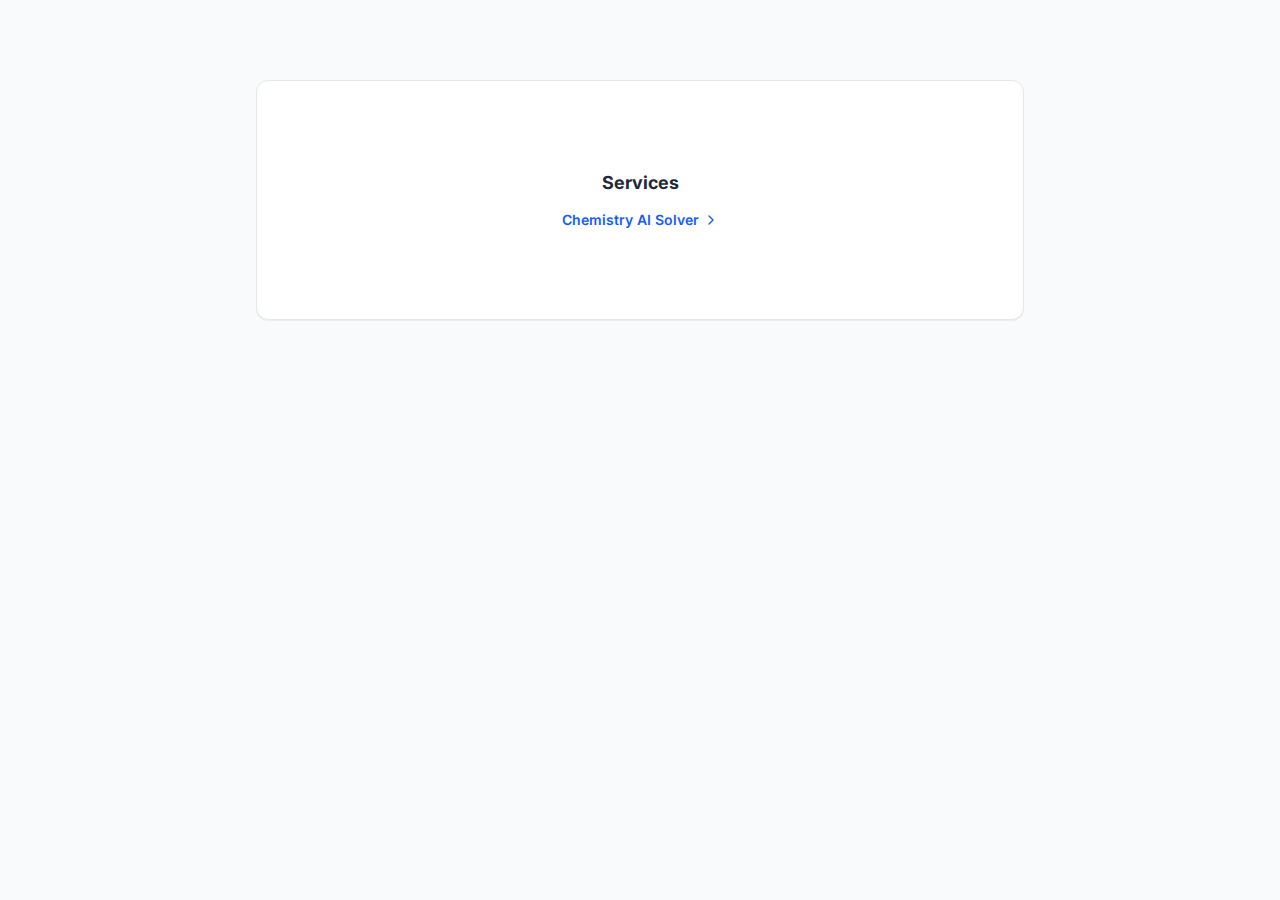
<file: index.html>
<!doctype html>
<html>
<head>
<title>Chemistry AI Solver</title>
  <meta charset="UTF-8">
  <meta name="viewport" content="width=device-width, initial-scale=1.0">
  <link href="./assets/css/output.css" rel="stylesheet">
  <link rel="icon" type="image/x-icon" href="./assets/favicon/favicon.ico">
  <!-- Yandex.Metrika counter -->
  <script type="text/javascript" >
    (function(m,e,t,r,i,k,a){m[i]=m[i]||function(){(m[i].a=m[i].a||[]).push(arguments)};
    m[i].l=1*new Date();
    for (var j = 0; j < document.scripts.length; j++) {if (document.scripts[j].src === r) { return; }}
    k=e.createElement(t),a=e.getElementsByTagName(t)[0],k.async=1,k.src=r,a.parentNode.insertBefore(k,a)})
    (window, document, "script", "https://mc.yandex.ru/metrika/tag.js", "ym");
  
    ym(100534891, "init", {
         clickmap:true,
         trackLinks:true,
         accurateTrackBounce:true,
         webvisor:true
    });
  </script>
  <noscript><div><img src="https://mc.yandex.ru/watch/100534891" style="position:absolute; left:-9999px;" alt="" /></div></noscript>
  <!-- /Yandex.Metrika counter -->
</head>

<body class="bg-gray-50 min-h-screen flex flex-col items-center p-4">
    <main class="w-full max-w-3xl mx-auto py-16">
        <div class="min-h-60 flex flex-col bg-white border border-gray-200 shadow-2xs rounded-xl dark:bg-neutral-900 dark:border-neutral-700 dark:shadow-neutral-700/70">
            <div class="flex flex-auto flex-col justify-center items-center p-4 md:p-5">
              <h3 class="text-lg font-bold text-gray-800 dark:text-white">
                Services
              </h3>
              <a class="mt-3 inline-flex items-center gap-x-1 text-sm font-semibold rounded-lg border border-transparent text-blue-600 decoration-2 hover:text-blue-700 hover:underline focus:underline focus:outline-hidden focus:text-blue-700 disabled:opacity-50 disabled:pointer-events-none dark:text-blue-500 dark:hover:text-blue-600 dark:focus:text-blue-600" href="https://chemistry-ai.com">
                Chemistry AI Solver
                <svg class="shrink-0 size-4" xmlns="http://www.w3.org/2000/svg" width="24" height="24" viewBox="0 0 24 24" fill="none" stroke="currentColor" stroke-width="2" stroke-linecap="round" stroke-linejoin="round">
                  <path d="m9 18 6-6-6-6"></path>
                </svg>
              </a>
            </div>
          </div>
    
    </main>

  </body>
</html>
</file>
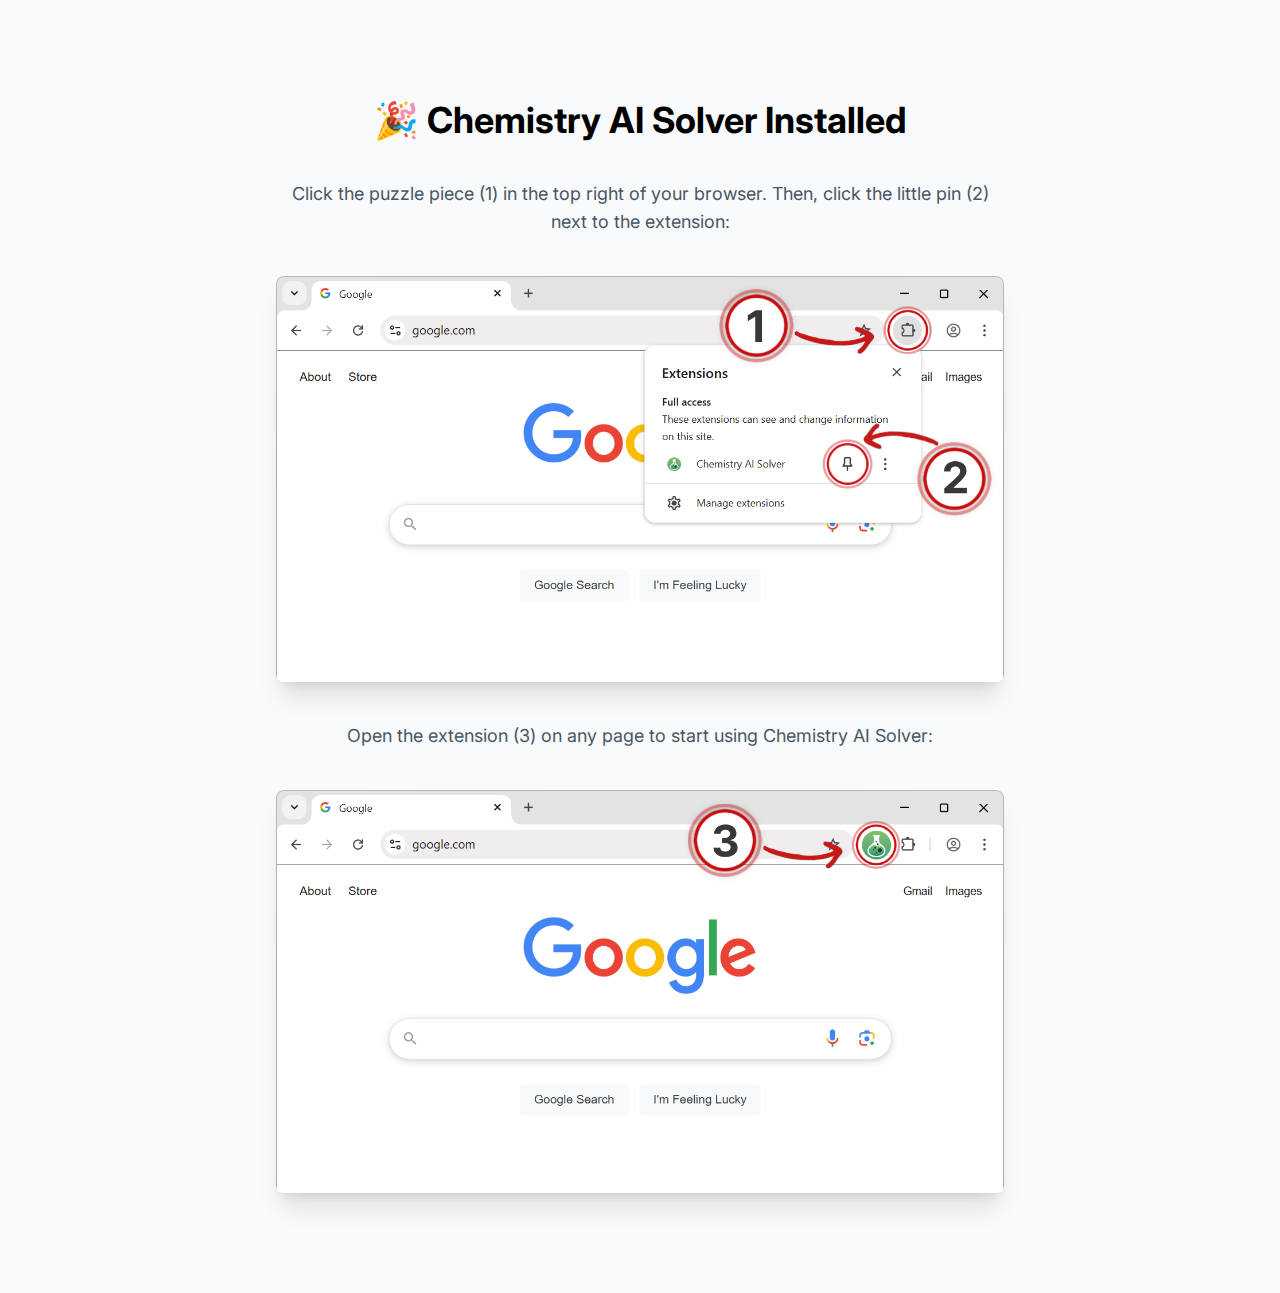
<file: welcome/index.html>
<!doctype html>
<html>
<head>
<title>Chemistry AI Solver</title>
  <meta charset="UTF-8">
  <meta name="viewport" content="width=device-width, initial-scale=1.0">
  <link href="../assets/css/output.css" rel="stylesheet">
  <link rel="icon" type="image/x-icon" href="../assets/favicon/favicon.ico">
  <!-- Yandex.Metrika counter -->
  <script type="text/javascript" >
    (function(m,e,t,r,i,k,a){m[i]=m[i]||function(){(m[i].a=m[i].a||[]).push(arguments)};
    m[i].l=1*new Date();
    for (var j = 0; j < document.scripts.length; j++) {if (document.scripts[j].src === r) { return; }}
    k=e.createElement(t),a=e.getElementsByTagName(t)[0],k.async=1,k.src=r,a.parentNode.insertBefore(k,a)})
    (window, document, "script", "https://mc.yandex.ru/metrika/tag.js", "ym");

    ym(100534891, "init", {
        clickmap:true,
        trackLinks:true,
        accurateTrackBounce:true,
        webvisor:true
    });
  </script>
  <noscript><div><img src="https://mc.yandex.ru/watch/100534891" style="position:absolute; left:-9999px;" alt="" /></div></noscript>
  <!-- /Yandex.Metrika counter -->
</head>

<body class="bg-gray-50 min-h-screen flex flex-col items-center p-4">
  <main class="w-full max-w-3xl mx-auto py-16">
    <div class="min-h-60 flex flex-col">
        <div class="flex flex-auto flex-col justify-center items-center p-4 md:p-5">
          <h2 class="text-2xl font-bold sm:text-3xl md:text-4xl dark:text-white">🎉 Chemistry AI Solver Installed</h2>
          <p class="my-10 text-center md:text-lg text-gray-600 dark:text-neutral-400">Click the puzzle piece (1) in the top right of your browser. Then, click the little pin (2) next to the extension:</p>
          <img src="../assets/images/install-1.png" class="shadow-xl rounded-lg ">

          <p class="my-10 text-center md:text-lg text-gray-600 dark:text-neutral-400">Open the extension (3) on any page to start using Chemistry AI Solver:</p>
          <img src="../assets/images/install-2.png" class="shadow-xl rounded-lg ">
        </div>
      </div>
  
</main>

  </body>
</html>
</file>
